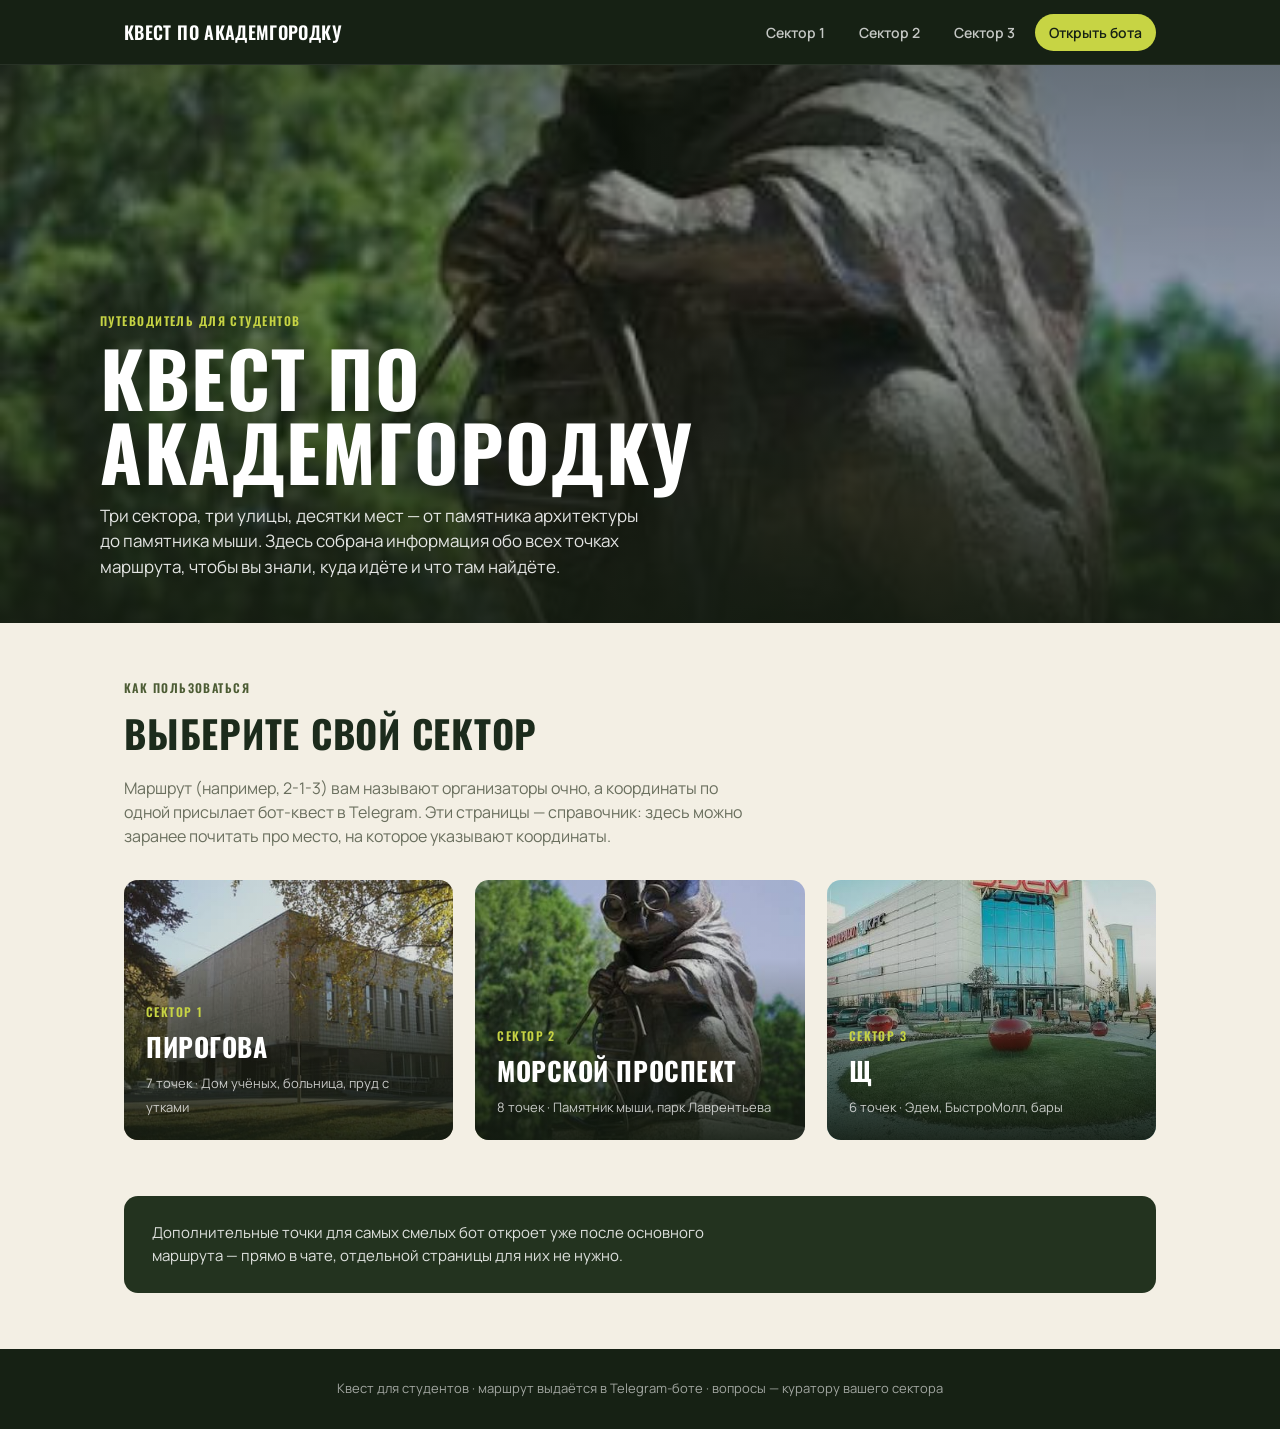
<file: akadem_tg/site/index.html>
<!doctype html>
<html lang="ru">
<head>
<meta charset="utf-8">
<meta name="viewport" content="width=device-width, initial-scale=1">
<title>Квест по Академгородку — путеводитель по секторам</title>
<link rel="stylesheet" href="style.css">
</head>
<body>

<nav class="nav">
  <div class="wrap">
    <a class="brand" href="index.html">Квест по Академгородку</a>
    <div class="nav-links">
      <a href="sector1.html">Сектор 1</a>
      <a href="sector2.html">Сектор 2</a>
      <a href="sector3.html">Сектор 3</a>
      <a class="nav-cta" href="#" onclick="return false;">Открыть бота</a>
    </div>
  </div>
</nav>

<header class="hero" style="background-image:url('../pics/sec2/mouse.jpg');">
  <div class="wrap hero-inner">
    <div class="eyebrow">Путеводитель для студентов</div>
    <h1>Квест по<br>Академгородку</h1>
    <p>Три сектора, три улицы, десятки мест — от памятника архитектуры до памятника мыши. Здесь собрана информация обо всех точках маршрута, чтобы вы знали, куда идёте и что там найдёте.</p>
  </div>
</header>

<section>
  <div class="wrap">
    <div class="section-head">
      <div class="eyebrow">Как пользоваться</div>
      <h2>Выберите свой сектор</h2>
      <p>Маршрут (например, 2-1-3) вам называют организаторы очно, а координаты по одной присылает бот-квест в Telegram. Эти страницы — справочник: здесь можно заранее почитать про место, на которое указывают координаты.</p>
    </div>

    <div class="sector-grid">
      <a class="sector-card" href="sector1.html" style="background-image:url('../pics/sec1/sh.jpg');">
        <div class="sector-card-inner">
          <div class="eyebrow">Сектор 1</div>
          <h3>Пирогова</h3>
          <span class="count">7 точек · Дом учёных, больница, пруд с утками</span>
        </div>
      </a>
      <a class="sector-card" href="sector2.html" style="background-image:url('../pics/sec2/mouse.jpg');">
        <div class="sector-card-inner">
          <div class="eyebrow">Сектор 2</div>
          <h3>Морской проспект</h3>
          <span class="count">8 точек · Памятник мыши, парк Лаврентьева</span>
        </div>
      </a>
      <a class="sector-card" href="sector3.html" style="background-image:url('../pics/sec3/edem.jpg');">
        <div class="sector-card-inner">
          <div class="eyebrow">Сектор 3</div>
          <h3>Щ</h3>
          <span class="count">6 точек · Эдем, БыстроМолл, бары</span>
        </div>
      </a>
    </div>
  </div>
</section>

<section style="padding-top:0;">
  <div class="wrap">
    <div class="callout">
      <p>Дополнительные точки для самых смелых бот откроет уже после основного маршрута — прямо в чате, отдельной страницы для них не нужно.</p>
    </div>
  </div>
</section>

<footer>
  Квест для студентов · маршрут выдаётся в Telegram-боте · вопросы — куратору вашего сектора
</footer>

</body>
</html>
</file>
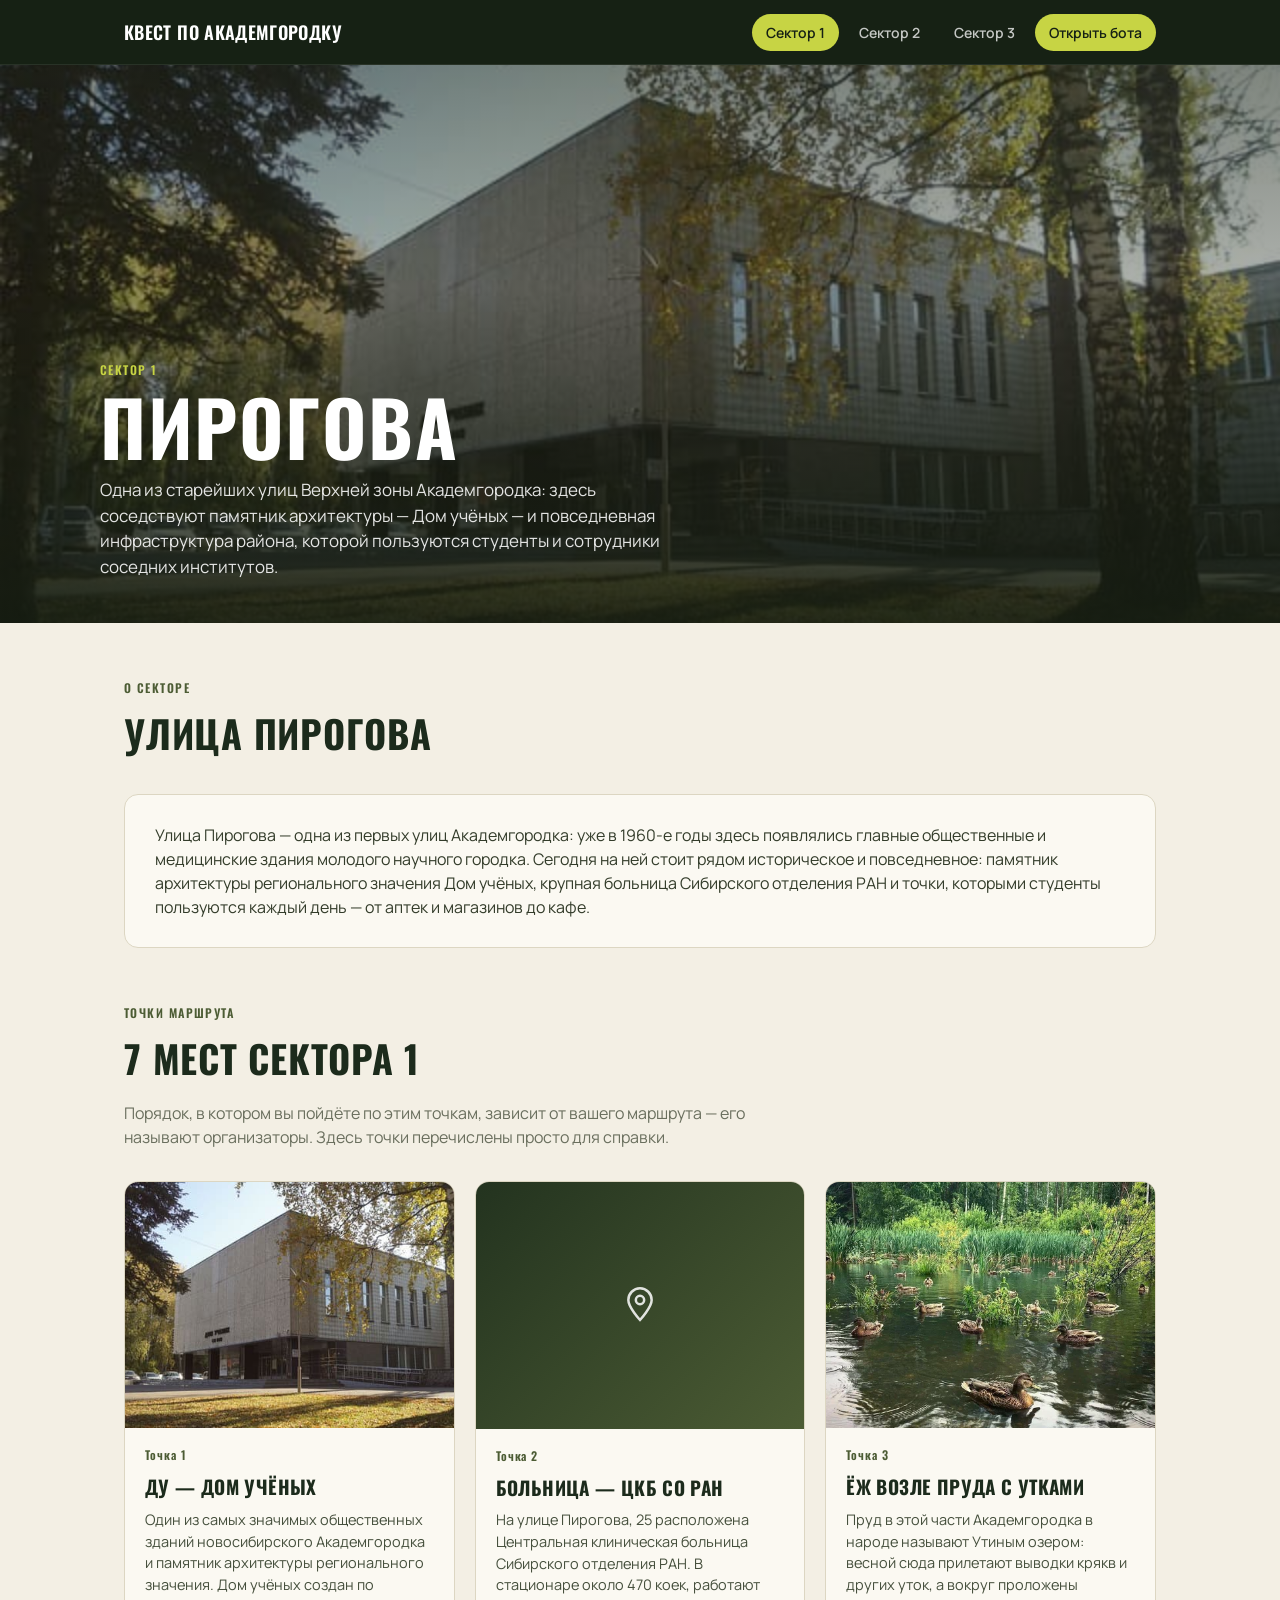
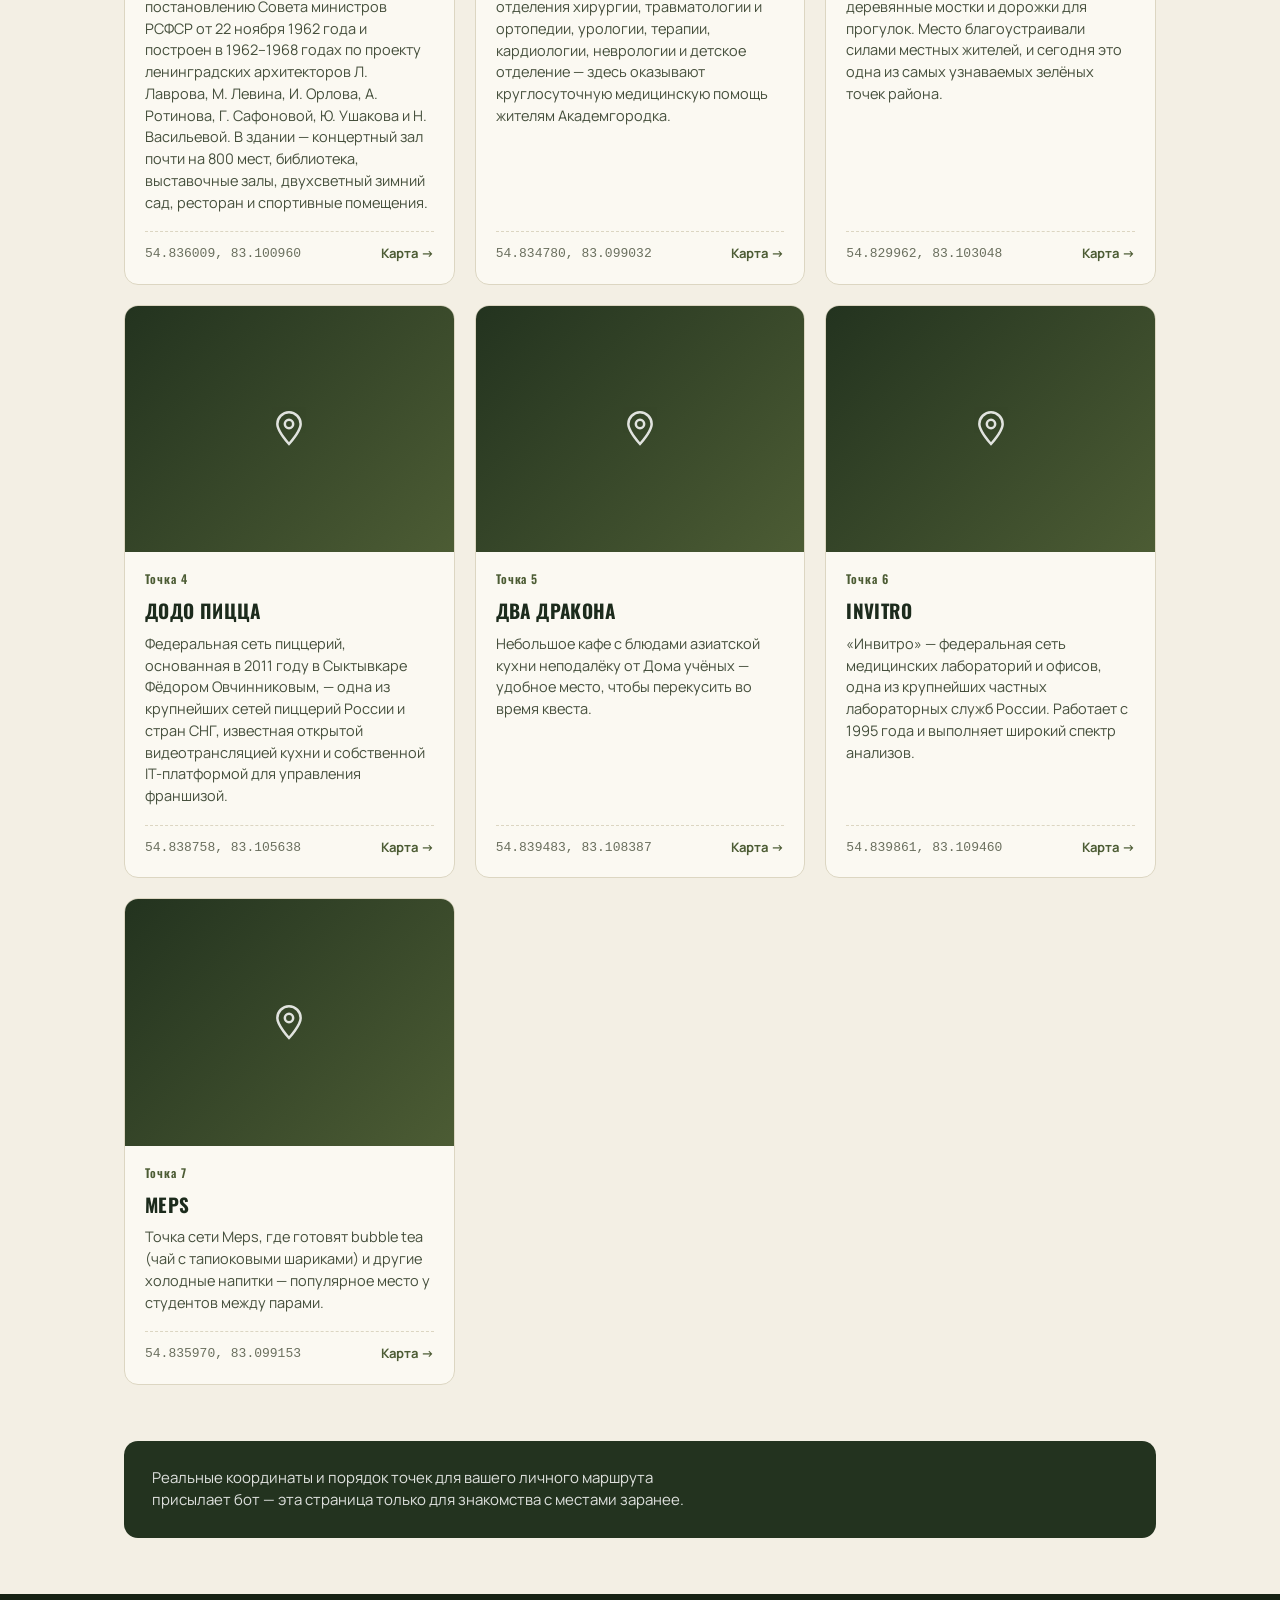
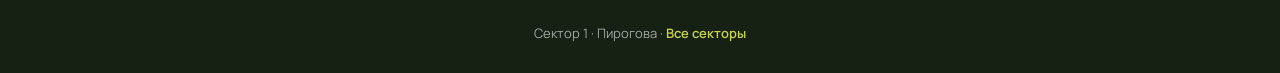
<file: akadem_tg/site/sector1.html>
<!doctype html>
<html lang="ru">
<head>
<meta charset="utf-8">
<meta name="viewport" content="width=device-width, initial-scale=1">
<title>Сектор 1 — Пирогова | Квест по Академгородку</title>
<link rel="stylesheet" href="style.css">
</head>
<body>

<nav class="nav">
  <div class="wrap">
    <a class="brand" href="index.html">Квест по Академгородку</a>
    <div class="nav-links">
      <a class="active" href="sector1.html">Сектор 1</a>
      <a href="sector2.html">Сектор 2</a>
      <a href="sector3.html">Сектор 3</a>
      <a class="nav-cta" href="#" onclick="return false;">Открыть бота</a>
    </div>
  </div>
</nav>

<header class="hero" style="background-image:url('../pics/sec1/sh.jpg');">
  <div class="wrap hero-inner">
    <div class="eyebrow">Сектор 1</div>
    <h1>Пирогова</h1>
    <p>Одна из старейших улиц Верхней зоны Академгородка: здесь соседствуют памятник архитектуры — Дом учёных — и повседневная инфраструктура района, которой пользуются студенты и сотрудники соседних институтов.</p>
  </div>
</header>

<section>
  <div class="wrap">
    <div class="section-head">
      <div class="eyebrow">О секторе</div>
      <h2>Улица Пирогова</h2>
    </div>
    <div class="about-card">
      Улица Пирогова — одна из первых улиц Академгородка: уже в 1960-е годы здесь появлялись главные общественные и медицинские здания молодого научного городка. Сегодня на ней стоит рядом историческое и повседневное: памятник архитектуры регионального значения Дом учёных, крупная больница Сибирского отделения РАН и точки, которыми студенты пользуются каждый день — от аптек и магазинов до кафе.
    </div>
  </div>
</section>

<section style="padding-top:0;">
  <div class="wrap">
    <div class="section-head">
      <div class="eyebrow">Точки маршрута</div>
      <h2>7 мест сектора 1</h2>
      <p>Порядок, в котором вы пойдёте по этим точкам, зависит от вашего маршрута — его называют организаторы. Здесь точки перечислены просто для справки.</p>
    </div>

    <div class="points">

      <div class="point-card">
        <img class="point-photo" src="../pics/sec1/sh.jpg" alt="Дом учёных">
        <div class="point-body">
          <div class="point-num">Точка 1</div>
          <h3 class="point-title">ДУ — Дом учёных</h3>
          <p class="point-desc">Один из самых значимых общественных зданий новосибирского Академгородка и памятник архитектуры регионального значения. Дом учёных создан по постановлению Совета министров РСФСР от 22 ноября 1962 года и построен в 1962–1968 годах по проекту ленинградских архитекторов Л. Лаврова, М. Левина, И. Орлова, А. Ротинова, Г. Сафоновой, Ю. Ушакова и Н. Васильевой. В здании — концертный зал почти на 800 мест, библиотека, выставочные залы, двухсветный зимний сад, ресторан и спортивные помещения.</p>
          <div class="point-foot">
            <span class="point-coords">54.836009, 83.100960</span>
            <a class="point-map" href="https://maps.google.com/?q=54.836009,83.100960" target="_blank" rel="noopener">Карта →</a>
          </div>
        </div>
      </div>

      <div class="point-card">
        <div class="point-photo-placeholder"><svg viewBox="0 0 24 24" fill="none" stroke="#fff" stroke-width="1.5"><path d="M12 21s-7-7.58-7-12a7 7 0 1 1 14 0c0 4.42-7 12-7 12Z"/><circle cx="12" cy="9" r="2.5"/></svg></div>
        <div class="point-body">
          <div class="point-num">Точка 2</div>
          <h3 class="point-title">Больница — ЦКБ СО РАН</h3>
          <p class="point-desc">На улице Пирогова, 25 расположена Центральная клиническая больница Сибирского отделения РАН. В стационаре около 470 коек, работают отделения хирургии, травматологии и ортопедии, урологии, терапии, кардиологии, неврологии и детское отделение — здесь оказывают круглосуточную медицинскую помощь жителям Академгородка.</p>
          <div class="point-foot">
            <span class="point-coords">54.834780, 83.099032</span>
            <a class="point-map" href="https://maps.google.com/?q=54.834780,83.099032" target="_blank" rel="noopener">Карта →</a>
          </div>
        </div>
      </div>

      <div class="point-card">
        <img class="point-photo" src="../pics/sec1/ducks.jpg" alt="Пруд с утками">
        <div class="point-body">
          <div class="point-num">Точка 3</div>
          <h3 class="point-title">Ёж возле пруда с утками</h3>
          <p class="point-desc">Пруд в этой части Академгородка в народе называют Утиным озером: весной сюда прилетают выводки крякв и других уток, а вокруг проложены деревянные мостки и дорожки для прогулок. Место благоустраивали силами местных жителей, и сегодня это одна из самых узнаваемых зелёных точек района.</p>
          <div class="point-foot">
            <span class="point-coords">54.829962, 83.103048</span>
            <a class="point-map" href="https://maps.google.com/?q=54.829962,83.103048" target="_blank" rel="noopener">Карта →</a>
          </div>
        </div>
      </div>

      <div class="point-card">
        <div class="point-photo-placeholder"><svg viewBox="0 0 24 24" fill="none" stroke="#fff" stroke-width="1.5"><path d="M12 21s-7-7.58-7-12a7 7 0 1 1 14 0c0 4.42-7 12-7 12Z"/><circle cx="12" cy="9" r="2.5"/></svg></div>
        <div class="point-body">
          <div class="point-num">Точка 4</div>
          <h3 class="point-title">Додо Пицца</h3>
          <p class="point-desc">Федеральная сеть пиццерий, основанная в 2011 году в Сыктывкаре Фёдором Овчинниковым, — одна из крупнейших сетей пиццерий России и стран СНГ, известная открытой видеотрансляцией кухни и собственной IT-платформой для управления франшизой.</p>
          <div class="point-foot">
            <span class="point-coords">54.838758, 83.105638</span>
            <a class="point-map" href="https://maps.google.com/?q=54.838758,83.105638" target="_blank" rel="noopener">Карта →</a>
          </div>
        </div>
      </div>

      <div class="point-card">
        <div class="point-photo-placeholder"><svg viewBox="0 0 24 24" fill="none" stroke="#fff" stroke-width="1.5"><path d="M12 21s-7-7.58-7-12a7 7 0 1 1 14 0c0 4.42-7 12-7 12Z"/><circle cx="12" cy="9" r="2.5"/></svg></div>
        <div class="point-body">
          <div class="point-num">Точка 5</div>
          <h3 class="point-title">Два дракона</h3>
          <p class="point-desc">Небольшое кафе с блюдами азиатской кухни неподалёку от Дома учёных — удобное место, чтобы перекусить во время квеста.</p>
          <div class="point-foot">
            <span class="point-coords">54.839483, 83.108387</span>
            <a class="point-map" href="https://maps.google.com/?q=54.839483,83.108387" target="_blank" rel="noopener">Карта →</a>
          </div>
        </div>
      </div>

      <div class="point-card">
        <div class="point-photo-placeholder"><svg viewBox="0 0 24 24" fill="none" stroke="#fff" stroke-width="1.5"><path d="M12 21s-7-7.58-7-12a7 7 0 1 1 14 0c0 4.42-7 12-7 12Z"/><circle cx="12" cy="9" r="2.5"/></svg></div>
        <div class="point-body">
          <div class="point-num">Точка 6</div>
          <h3 class="point-title">Invitro</h3>
          <p class="point-desc">«Инвитро» — федеральная сеть медицинских лабораторий и офисов, одна из крупнейших частных лабораторных служб России. Работает с 1995 года и выполняет широкий спектр анализов.</p>
          <div class="point-foot">
            <span class="point-coords">54.839861, 83.109460</span>
            <a class="point-map" href="https://maps.google.com/?q=54.839861,83.109460" target="_blank" rel="noopener">Карта →</a>
          </div>
        </div>
      </div>

      <div class="point-card">
        <div class="point-photo-placeholder"><svg viewBox="0 0 24 24" fill="none" stroke="#fff" stroke-width="1.5"><path d="M12 21s-7-7.58-7-12a7 7 0 1 1 14 0c0 4.42-7 12-7 12Z"/><circle cx="12" cy="9" r="2.5"/></svg></div>
        <div class="point-body">
          <div class="point-num">Точка 7</div>
          <h3 class="point-title">Meps</h3>
          <p class="point-desc">Точка сети Meps, где готовят bubble tea (чай с тапиоковыми шариками) и другие холодные напитки — популярное место у студентов между парами.</p>
          <div class="point-foot">
            <span class="point-coords">54.835970, 83.099153</span>
            <a class="point-map" href="https://maps.google.com/?q=54.835970,83.099153" target="_blank" rel="noopener">Карта →</a>
          </div>
        </div>
      </div>

    </div>
  </div>
</section>

<section style="padding-top:0;">
  <div class="wrap">
    <div class="callout">
      <p>Реальные координаты и порядок точек для вашего личного маршрута присылает бот — эта страница только для знакомства с местами заранее.</p>
    </div>
  </div>
</section>

<footer>
  Сектор 1 · Пирогова · <a href="index.html">Все секторы</a>
</footer>

</body>
</html>
</file>
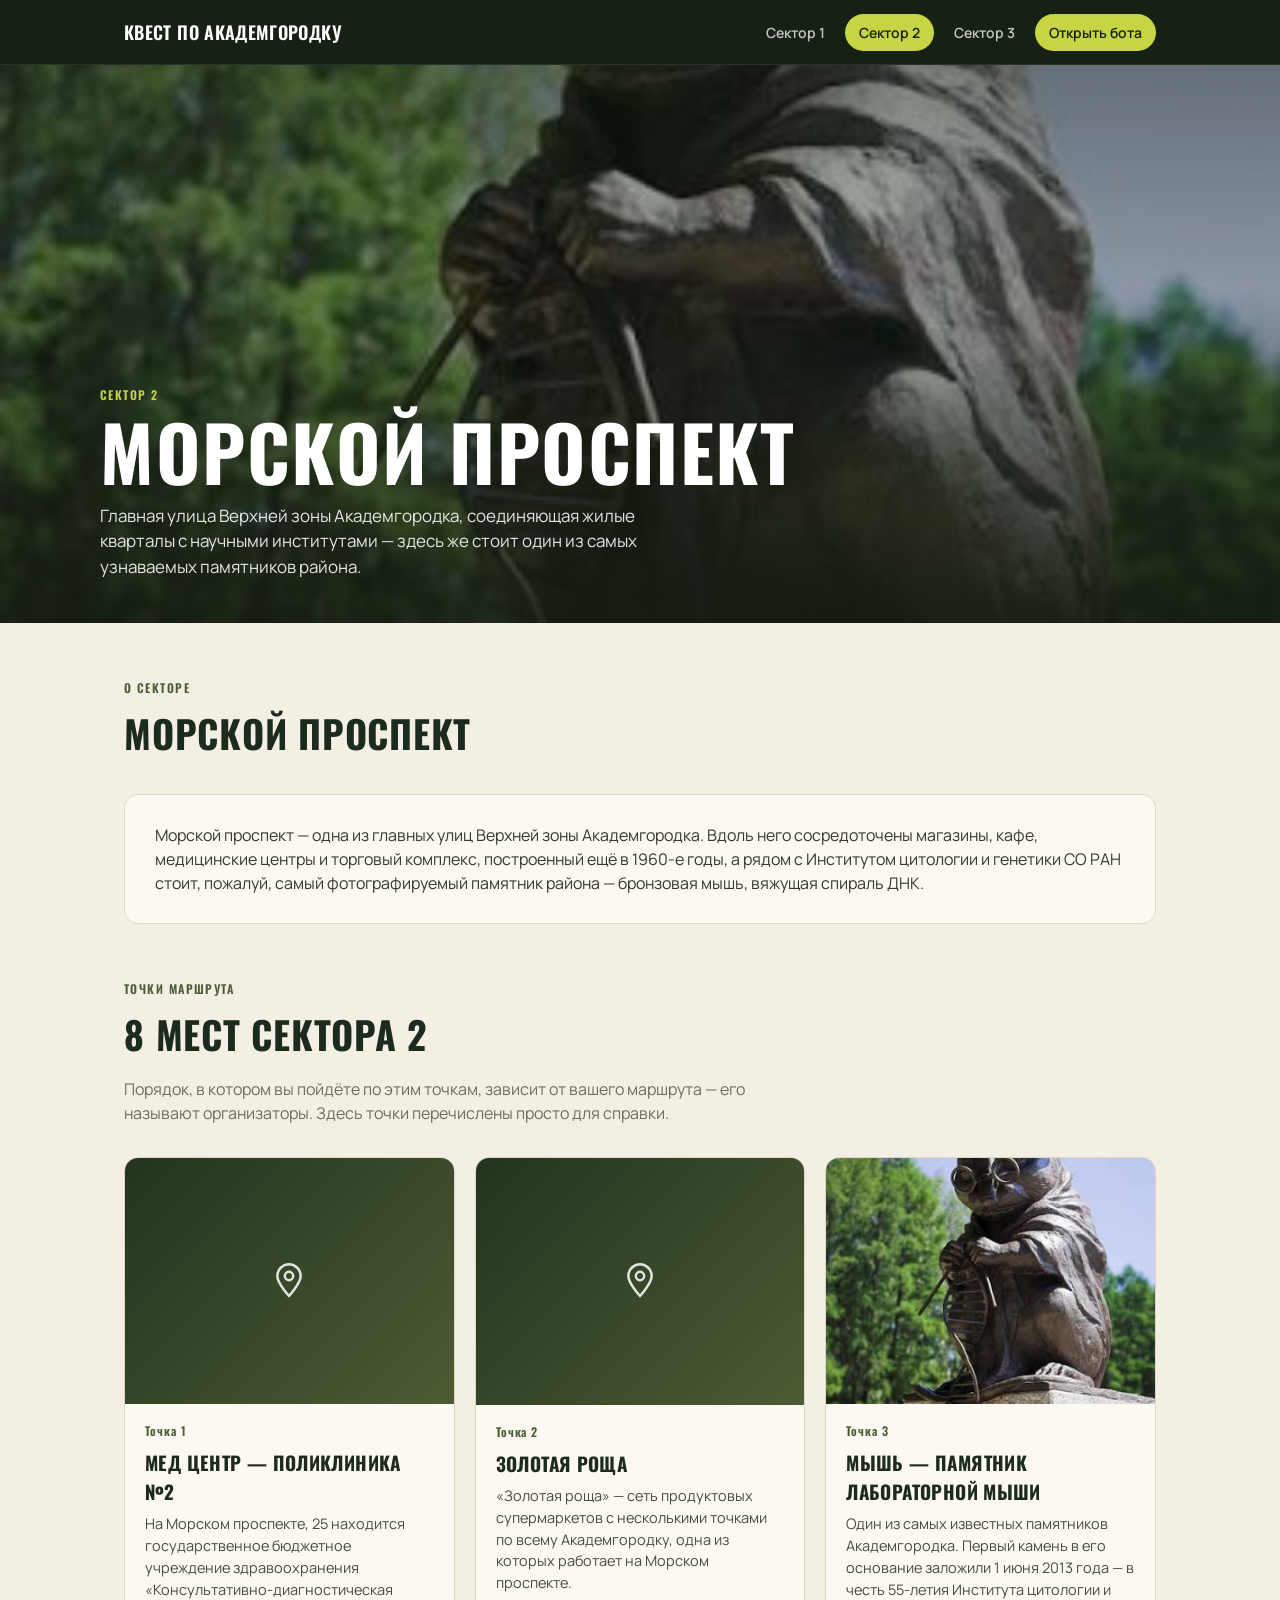
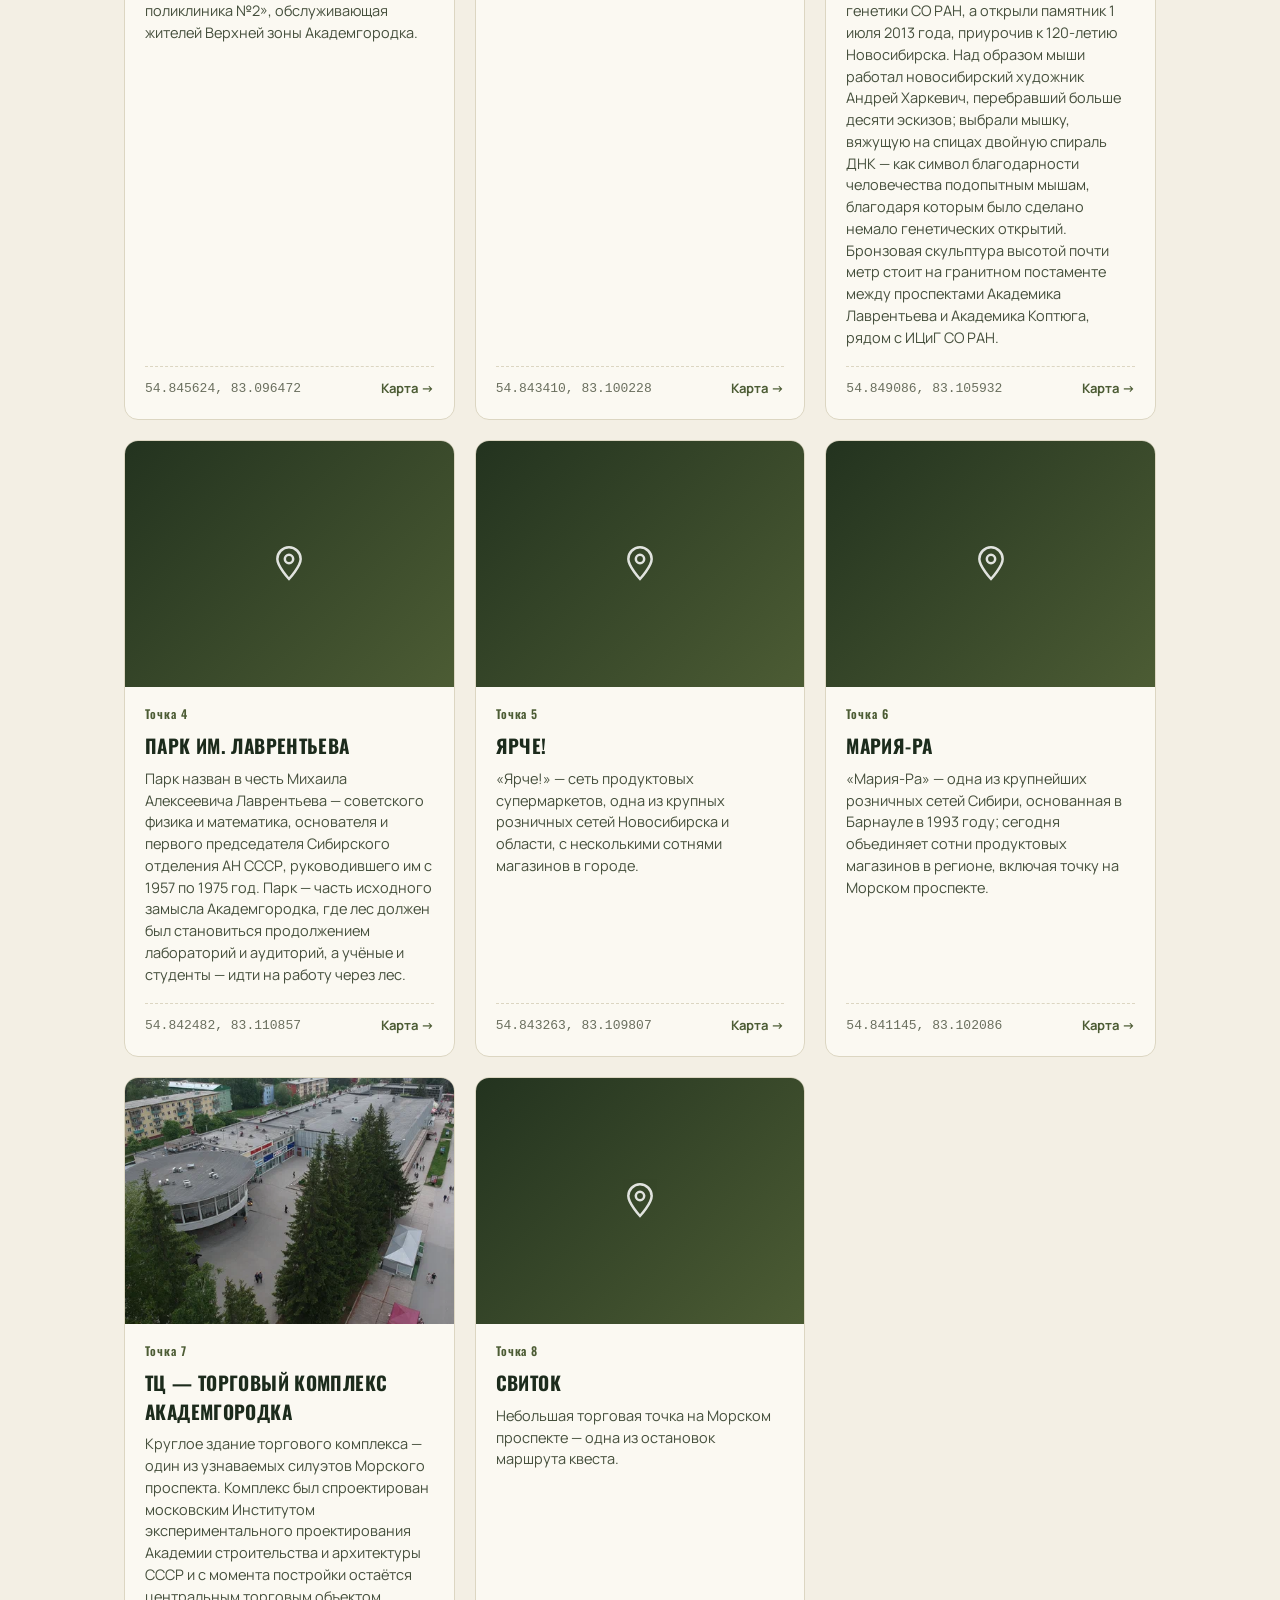
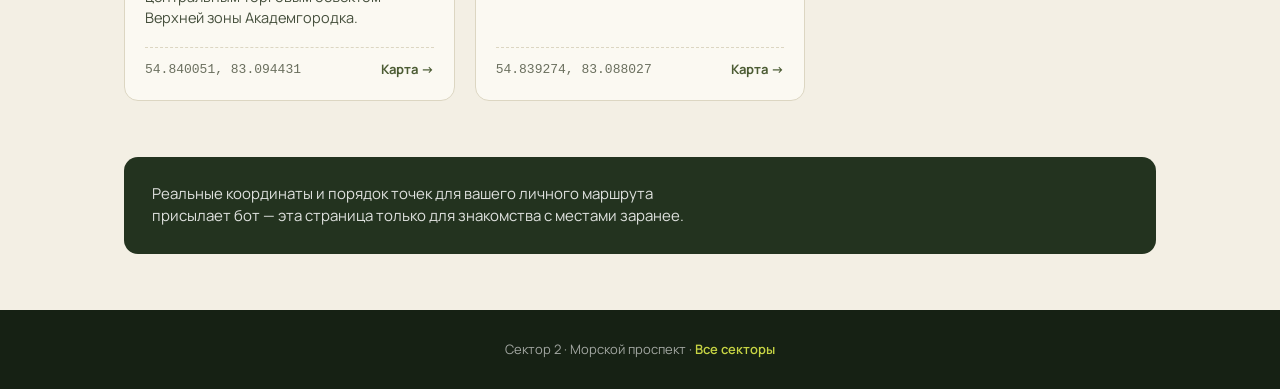
<file: akadem_tg/site/sector2.html>
<!doctype html>
<html lang="ru">
<head>
<meta charset="utf-8">
<meta name="viewport" content="width=device-width, initial-scale=1">
<title>Сектор 2 — Морской проспект | Квест по Академгородку</title>
<link rel="stylesheet" href="style.css">
</head>
<body>

<nav class="nav">
  <div class="wrap">
    <a class="brand" href="index.html">Квест по Академгородку</a>
    <div class="nav-links">
      <a href="sector1.html">Сектор 1</a>
      <a class="active" href="sector2.html">Сектор 2</a>
      <a href="sector3.html">Сектор 3</a>
      <a class="nav-cta" href="#" onclick="return false;">Открыть бота</a>
    </div>
  </div>
</nav>

<header class="hero" style="background-image:url('../pics/sec2/mouse.jpg');">
  <div class="wrap hero-inner">
    <div class="eyebrow">Сектор 2</div>
    <h1>Морской проспект</h1>
    <p>Главная улица Верхней зоны Академгородка, соединяющая жилые кварталы с научными институтами — здесь же стоит один из самых узнаваемых памятников района.</p>
  </div>
</header>

<section>
  <div class="wrap">
    <div class="section-head">
      <div class="eyebrow">О секторе</div>
      <h2>Морской проспект</h2>
    </div>
    <div class="about-card">
      Морской проспект — одна из главных улиц Верхней зоны Академгородка. Вдоль него сосредоточены магазины, кафе, медицинские центры и торговый комплекс, построенный ещё в 1960-е годы, а рядом с Институтом цитологии и генетики СО РАН стоит, пожалуй, самый фотографируемый памятник района — бронзовая мышь, вяжущая спираль ДНК.
    </div>
  </div>
</section>

<section style="padding-top:0;">
  <div class="wrap">
    <div class="section-head">
      <div class="eyebrow">Точки маршрута</div>
      <h2>8 мест сектора 2</h2>
      <p>Порядок, в котором вы пойдёте по этим точкам, зависит от вашего маршрута — его называют организаторы. Здесь точки перечислены просто для справки.</p>
    </div>

    <div class="points">

      <div class="point-card">
        <div class="point-photo-placeholder"><svg viewBox="0 0 24 24" fill="none" stroke="#fff" stroke-width="1.5"><path d="M12 21s-7-7.58-7-12a7 7 0 1 1 14 0c0 4.42-7 12-7 12Z"/><circle cx="12" cy="9" r="2.5"/></svg></div>
        <div class="point-body">
          <div class="point-num">Точка 1</div>
          <h3 class="point-title">Мед центр — Поликлиника №2</h3>
          <p class="point-desc">На Морском проспекте, 25 находится государственное бюджетное учреждение здравоохранения «Консультативно-диагностическая поликлиника №2», обслуживающая жителей Верхней зоны Академгородка.</p>
          <div class="point-foot">
            <span class="point-coords">54.845624, 83.096472</span>
            <a class="point-map" href="https://maps.google.com/?q=54.845624,83.096472" target="_blank" rel="noopener">Карта →</a>
          </div>
        </div>
      </div>

      <div class="point-card">
        <div class="point-photo-placeholder"><svg viewBox="0 0 24 24" fill="none" stroke="#fff" stroke-width="1.5"><path d="M12 21s-7-7.58-7-12a7 7 0 1 1 14 0c0 4.42-7 12-7 12Z"/><circle cx="12" cy="9" r="2.5"/></svg></div>
        <div class="point-body">
          <div class="point-num">Точка 2</div>
          <h3 class="point-title">Золотая роща</h3>
          <p class="point-desc">«Золотая роща» — сеть продуктовых супермаркетов с несколькими точками по всему Академгородку, одна из которых работает на Морском проспекте.</p>
          <div class="point-foot">
            <span class="point-coords">54.843410, 83.100228</span>
            <a class="point-map" href="https://maps.google.com/?q=54.843410,83.100228" target="_blank" rel="noopener">Карта →</a>
          </div>
        </div>
      </div>

      <div class="point-card">
        <img class="point-photo" src="../pics/sec2/mouse.jpg" alt="Памятник лабораторной мыши">
        <div class="point-body">
          <div class="point-num">Точка 3</div>
          <h3 class="point-title">Мышь — памятник лабораторной мыши</h3>
          <p class="point-desc">Один из самых известных памятников Академгородка. Первый камень в его основание заложили 1 июня 2013 года — в честь 55-летия Института цитологии и генетики СО РАН, а открыли памятник 1 июля 2013 года, приурочив к 120-летию Новосибирска. Над образом мыши работал новосибирский художник Андрей Харкевич, перебравший больше десяти эскизов; выбрали мышку, вяжущую на спицах двойную спираль ДНК — как символ благодарности человечества подопытным мышам, благодаря которым было сделано немало генетических открытий. Бронзовая скульптура высотой почти метр стоит на гранитном постаменте между проспектами Академика Лаврентьева и Академика Коптюга, рядом с ИЦиГ СО РАН.</p>
          <div class="point-foot">
            <span class="point-coords">54.849086, 83.105932</span>
            <a class="point-map" href="https://maps.google.com/?q=54.849086,83.105932" target="_blank" rel="noopener">Карта →</a>
          </div>
        </div>
      </div>

      <div class="point-card">
        <div class="point-photo-placeholder"><svg viewBox="0 0 24 24" fill="none" stroke="#fff" stroke-width="1.5"><path d="M12 21s-7-7.58-7-12a7 7 0 1 1 14 0c0 4.42-7 12-7 12Z"/><circle cx="12" cy="9" r="2.5"/></svg></div>
        <div class="point-body">
          <div class="point-num">Точка 4</div>
          <h3 class="point-title">Парк им. Лаврентьева</h3>
          <p class="point-desc">Парк назван в честь Михаила Алексеевича Лаврентьева — советского физика и математика, основателя и первого председателя Сибирского отделения АН СССР, руководившего им с 1957 по 1975 год. Парк — часть исходного замысла Академгородка, где лес должен был становиться продолжением лабораторий и аудиторий, а учёные и студенты — идти на работу через лес.</p>
          <div class="point-foot">
            <span class="point-coords">54.842482, 83.110857</span>
            <a class="point-map" href="https://maps.google.com/?q=54.842482,83.110857" target="_blank" rel="noopener">Карта →</a>
          </div>
        </div>
      </div>

      <div class="point-card">
        <div class="point-photo-placeholder"><svg viewBox="0 0 24 24" fill="none" stroke="#fff" stroke-width="1.5"><path d="M12 21s-7-7.58-7-12a7 7 0 1 1 14 0c0 4.42-7 12-7 12Z"/><circle cx="12" cy="9" r="2.5"/></svg></div>
        <div class="point-body">
          <div class="point-num">Точка 5</div>
          <h3 class="point-title">Ярче!</h3>
          <p class="point-desc">«Ярче!» — сеть продуктовых супермаркетов, одна из крупных розничных сетей Новосибирска и области, с несколькими сотнями магазинов в городе.</p>
          <div class="point-foot">
            <span class="point-coords">54.843263, 83.109807</span>
            <a class="point-map" href="https://maps.google.com/?q=54.843263,83.109807" target="_blank" rel="noopener">Карта →</a>
          </div>
        </div>
      </div>

      <div class="point-card">
        <div class="point-photo-placeholder"><svg viewBox="0 0 24 24" fill="none" stroke="#fff" stroke-width="1.5"><path d="M12 21s-7-7.58-7-12a7 7 0 1 1 14 0c0 4.42-7 12-7 12Z"/><circle cx="12" cy="9" r="2.5"/></svg></div>
        <div class="point-body">
          <div class="point-num">Точка 6</div>
          <h3 class="point-title">Мария-Ра</h3>
          <p class="point-desc">«Мария-Ра» — одна из крупнейших розничных сетей Сибири, основанная в Барнауле в 1993 году; сегодня объединяет сотни продуктовых магазинов в регионе, включая точку на Морском проспекте.</p>
          <div class="point-foot">
            <span class="point-coords">54.841145, 83.102086</span>
            <a class="point-map" href="https://maps.google.com/?q=54.841145,83.102086" target="_blank" rel="noopener">Карта →</a>
          </div>
        </div>
      </div>

      <div class="point-card">
        <img class="point-photo" src="../pics/sec2/mall.jpg" alt="Торговый комплекс Академгородка">
        <div class="point-body">
          <div class="point-num">Точка 7</div>
          <h3 class="point-title">ТЦ — Торговый комплекс Академгородка</h3>
          <p class="point-desc">Круглое здание торгового комплекса — один из узнаваемых силуэтов Морского проспекта. Комплекс был спроектирован московским Институтом экспериментального проектирования Академии строительства и архитектуры СССР и с момента постройки остаётся центральным торговым объектом Верхней зоны Академгородка.</p>
          <div class="point-foot">
            <span class="point-coords">54.840051, 83.094431</span>
            <a class="point-map" href="https://maps.google.com/?q=54.840051,83.094431" target="_blank" rel="noopener">Карта →</a>
          </div>
        </div>
      </div>

      <div class="point-card">
        <div class="point-photo-placeholder"><svg viewBox="0 0 24 24" fill="none" stroke="#fff" stroke-width="1.5"><path d="M12 21s-7-7.58-7-12a7 7 0 1 1 14 0c0 4.42-7 12-7 12Z"/><circle cx="12" cy="9" r="2.5"/></svg></div>
        <div class="point-body">
          <div class="point-num">Точка 8</div>
          <h3 class="point-title">Свиток</h3>
          <p class="point-desc">Небольшая торговая точка на Морском проспекте — одна из остановок маршрута квеста.</p>
          <div class="point-foot">
            <span class="point-coords">54.839274, 83.088027</span>
            <a class="point-map" href="https://maps.google.com/?q=54.839274,83.088027" target="_blank" rel="noopener">Карта →</a>
          </div>
        </div>
      </div>

    </div>
  </div>
</section>

<section style="padding-top:0;">
  <div class="wrap">
    <div class="callout">
      <p>Реальные координаты и порядок точек для вашего личного маршрута присылает бот — эта страница только для знакомства с местами заранее.</p>
    </div>
  </div>
</section>

<footer>
  Сектор 2 · Морской проспект · <a href="index.html">Все секторы</a>
</footer>

</body>
</html>
</file>
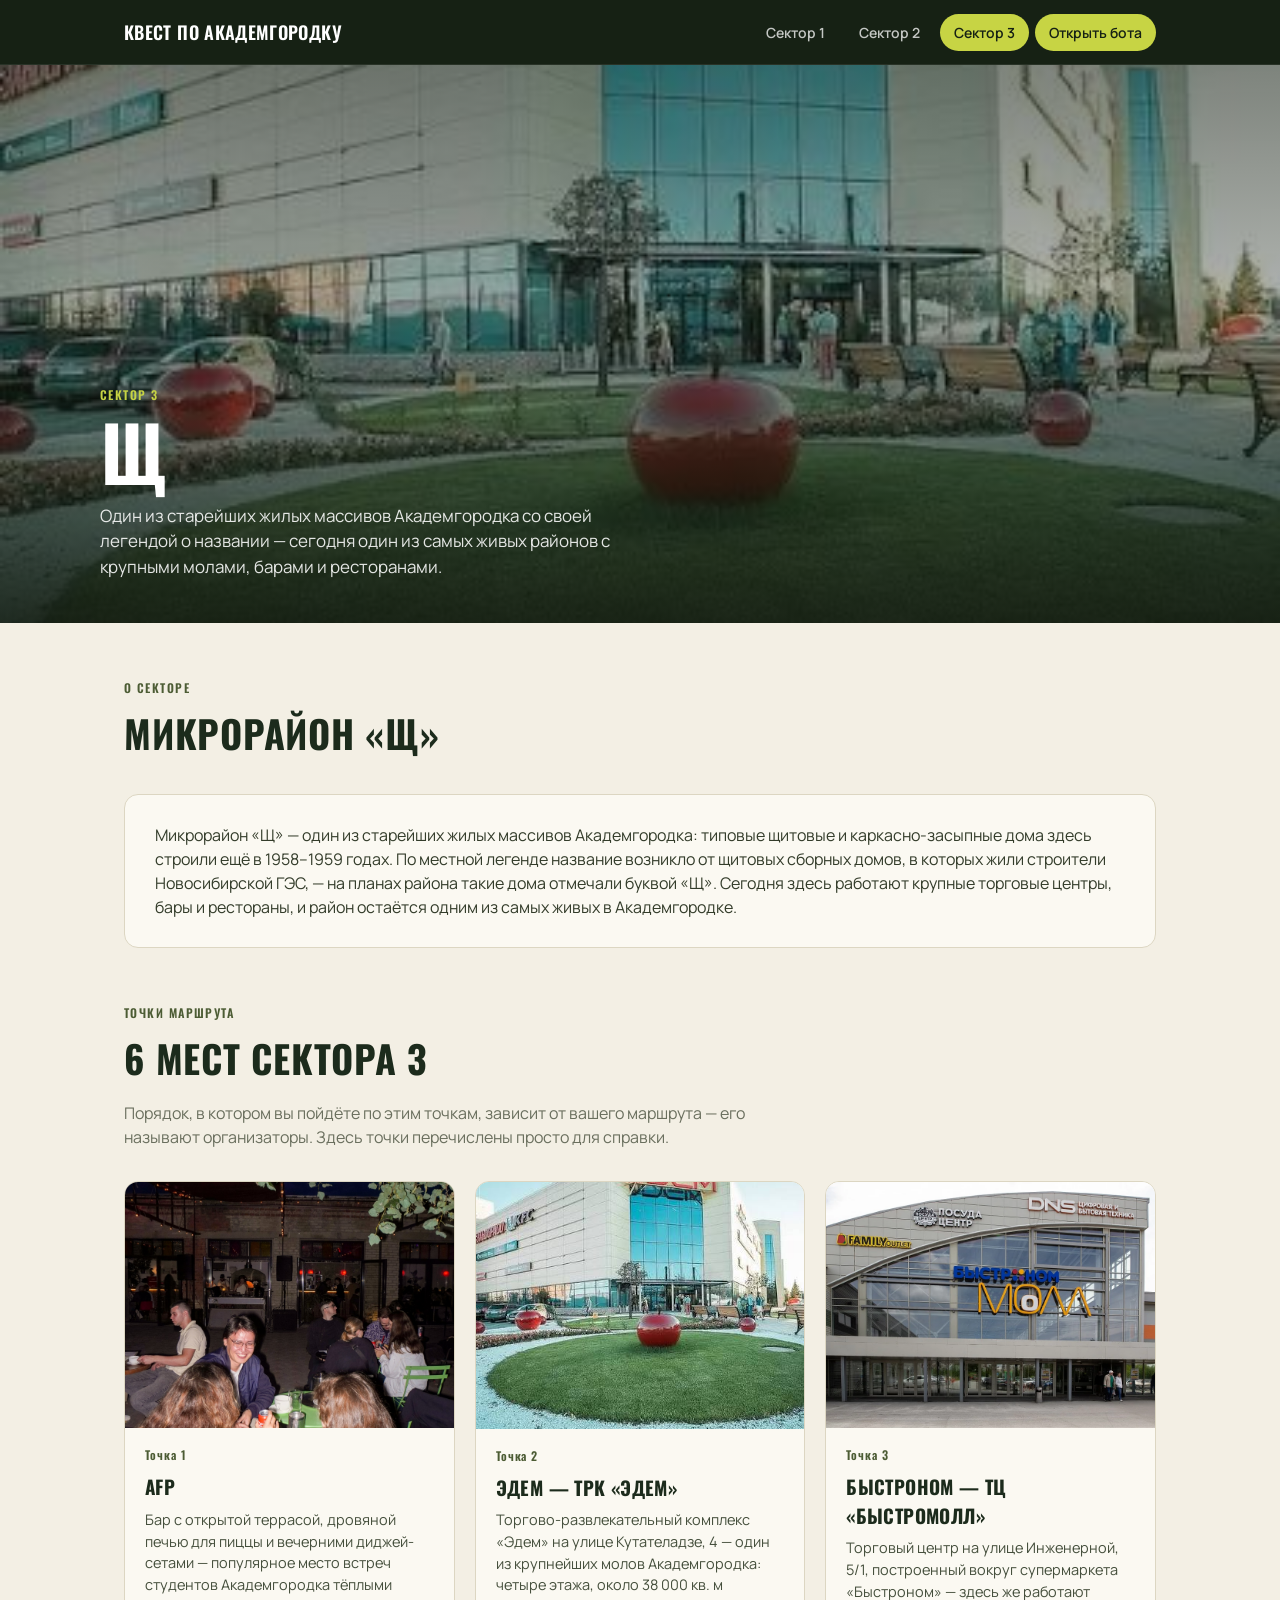
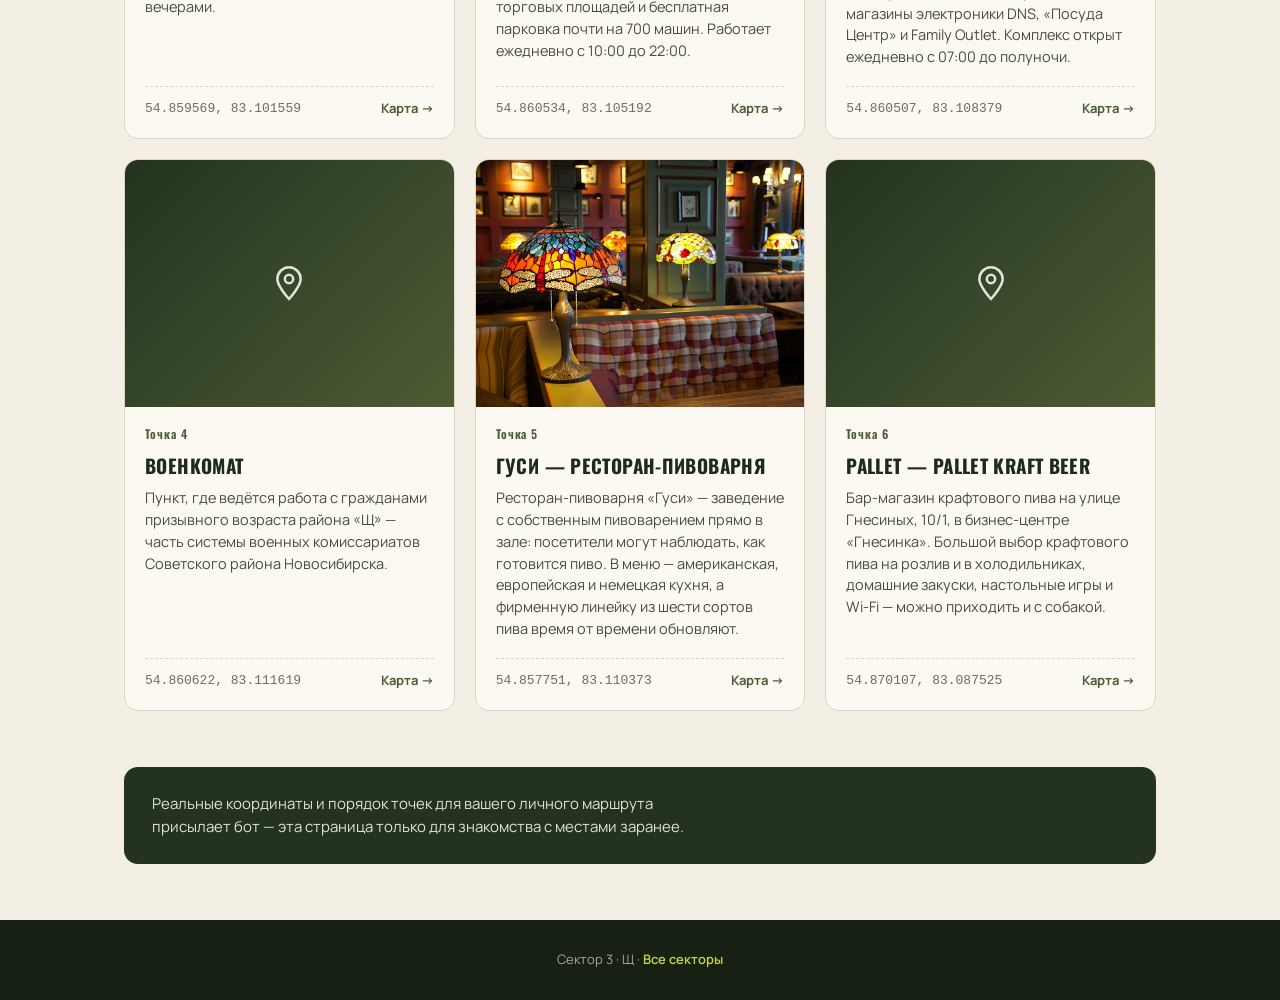
<file: akadem_tg/site/sector3.html>
<!doctype html>
<html lang="ru">
<head>
<meta charset="utf-8">
<meta name="viewport" content="width=device-width, initial-scale=1">
<title>Сектор 3 — Щ | Квест по Академгородку</title>
<link rel="stylesheet" href="style.css">
</head>
<body>

<nav class="nav">
  <div class="wrap">
    <a class="brand" href="index.html">Квест по Академгородку</a>
    <div class="nav-links">
      <a href="sector1.html">Сектор 1</a>
      <a href="sector2.html">Сектор 2</a>
      <a class="active" href="sector3.html">Сектор 3</a>
      <a class="nav-cta" href="#" onclick="return false;">Открыть бота</a>
    </div>
  </div>
</nav>

<header class="hero" style="background-image:url('../pics/sec3/edem.jpg');">
  <div class="wrap hero-inner">
    <div class="eyebrow">Сектор 3</div>
    <h1>Щ</h1>
    <p>Один из старейших жилых массивов Академгородка со своей легендой о названии — сегодня один из самых живых районов с крупными молами, барами и ресторанами.</p>
  </div>
</header>

<section>
  <div class="wrap">
    <div class="section-head">
      <div class="eyebrow">О секторе</div>
      <h2>Микрорайон «Щ»</h2>
    </div>
    <div class="about-card">
      Микрорайон «Щ» — один из старейших жилых массивов Академгородка: типовые щитовые и каркасно-засыпные дома здесь строили ещё в 1958–1959 годах. По местной легенде название возникло от щитовых сборных домов, в которых жили строители Новосибирской ГЭС, — на планах района такие дома отмечали буквой «Щ». Сегодня здесь работают крупные торговые центры, бары и рестораны, и район остаётся одним из самых живых в Академгородке.
    </div>
  </div>
</section>

<section style="padding-top:0;">
  <div class="wrap">
    <div class="section-head">
      <div class="eyebrow">Точки маршрута</div>
      <h2>6 мест сектора 3</h2>
      <p>Порядок, в котором вы пойдёте по этим точкам, зависит от вашего маршрута — его называют организаторы. Здесь точки перечислены просто для справки.</p>
    </div>

    <div class="points">

      <div class="point-card">
        <img class="point-photo" src="../pics/sec3/AFP.jpg" alt="AFP">
        <div class="point-body">
          <div class="point-num">Точка 1</div>
          <h3 class="point-title">AFP</h3>
          <p class="point-desc">Бар с открытой террасой, дровяной печью для пиццы и вечерними диджей-сетами — популярное место встреч студентов Академгородка тёплыми вечерами.</p>
          <div class="point-foot">
            <span class="point-coords">54.859569, 83.101559</span>
            <a class="point-map" href="https://maps.google.com/?q=54.859569,83.101559" target="_blank" rel="noopener">Карта →</a>
          </div>
        </div>
      </div>

      <div class="point-card">
        <img class="point-photo" src="../pics/sec3/edem.jpg" alt="ТРК Эдем">
        <div class="point-body">
          <div class="point-num">Точка 2</div>
          <h3 class="point-title">Эдем — ТРК «Эдем»</h3>
          <p class="point-desc">Торгово-развлекательный комплекс «Эдем» на улице Кутателадзе, 4 — один из крупнейших молов Академгородка: четыре этажа, около 38 000 кв. м торговых площадей и бесплатная парковка почти на 700 машин. Работает ежедневно с 10:00 до 22:00.</p>
          <div class="point-foot">
            <span class="point-coords">54.860534, 83.105192</span>
            <a class="point-map" href="https://maps.google.com/?q=54.860534,83.105192" target="_blank" rel="noopener">Карта →</a>
          </div>
        </div>
      </div>

      <div class="point-card">
        <img class="point-photo" src="../pics/sec3/bystronom.jpg" alt="ТЦ БыстроМолл">
        <div class="point-body">
          <div class="point-num">Точка 3</div>
          <h3 class="point-title">Быстроном — ТЦ «БыстроМолл»</h3>
          <p class="point-desc">Торговый центр на улице Инженерной, 5/1, построенный вокруг супермаркета «Быстроном» — здесь же работают магазины электроники DNS, «Посуда Центр» и Family Outlet. Комплекс открыт ежедневно с 07:00 до полуночи.</p>
          <div class="point-foot">
            <span class="point-coords">54.860507, 83.108379</span>
            <a class="point-map" href="https://maps.google.com/?q=54.860507,83.108379" target="_blank" rel="noopener">Карта →</a>
          </div>
        </div>
      </div>

      <div class="point-card">
        <div class="point-photo-placeholder"><svg viewBox="0 0 24 24" fill="none" stroke="#fff" stroke-width="1.5"><path d="M12 21s-7-7.58-7-12a7 7 0 1 1 14 0c0 4.42-7 12-7 12Z"/><circle cx="12" cy="9" r="2.5"/></svg></div>
        <div class="point-body">
          <div class="point-num">Точка 4</div>
          <h3 class="point-title">Военкомат</h3>
          <p class="point-desc">Пункт, где ведётся работа с гражданами призывного возраста района «Щ» — часть системы военных комиссариатов Советского района Новосибирска.</p>
          <div class="point-foot">
            <span class="point-coords">54.860622, 83.111619</span>
            <a class="point-map" href="https://maps.google.com/?q=54.860622,83.111619" target="_blank" rel="noopener">Карта →</a>
          </div>
        </div>
      </div>

      <div class="point-card">
        <img class="point-photo" src="../pics/sec3/gusi.jpg" alt="Ресторан-пивоварня Гуси">
        <div class="point-body">
          <div class="point-num">Точка 5</div>
          <h3 class="point-title">Гуси — ресторан-пивоварня</h3>
          <p class="point-desc">Ресторан-пивоварня «Гуси» — заведение с собственным пивоварением прямо в зале: посетители могут наблюдать, как готовится пиво. В меню — американская, европейская и немецкая кухня, а фирменную линейку из шести сортов пива время от времени обновляют.</p>
          <div class="point-foot">
            <span class="point-coords">54.857751, 83.110373</span>
            <a class="point-map" href="https://maps.google.com/?q=54.857751,83.110373" target="_blank" rel="noopener">Карта →</a>
          </div>
        </div>
      </div>

      <div class="point-card">
        <div class="point-photo-placeholder"><svg viewBox="0 0 24 24" fill="none" stroke="#fff" stroke-width="1.5"><path d="M12 21s-7-7.58-7-12a7 7 0 1 1 14 0c0 4.42-7 12-7 12Z"/><circle cx="12" cy="9" r="2.5"/></svg></div>
        <div class="point-body">
          <div class="point-num">Точка 6</div>
          <h3 class="point-title">Pallet — Pallet Kraft Beer</h3>
          <p class="point-desc">Бар-магазин крафтового пива на улице Гнесиных, 10/1, в бизнес-центре «Гнесинка». Большой выбор крафтового пива на розлив и в холодильниках, домашние закуски, настольные игры и Wi-Fi — можно приходить и с собакой.</p>
          <div class="point-foot">
            <span class="point-coords">54.870107, 83.087525</span>
            <a class="point-map" href="https://maps.google.com/?q=54.870107,83.087525" target="_blank" rel="noopener">Карта →</a>
          </div>
        </div>
      </div>

    </div>
  </div>
</section>

<section style="padding-top:0;">
  <div class="wrap">
    <div class="callout">
      <p>Реальные координаты и порядок точек для вашего личного маршрута присылает бот — эта страница только для знакомства с местами заранее.</p>
    </div>
  </div>
</section>

<footer>
  Сектор 3 · Щ · <a href="index.html">Все секторы</a>
</footer>

</body>
</html>
</file>
<file: akadem_tg/site/style.css>
@import url('https://fonts.googleapis.com/css2?family=Oswald:wght@500;600;700&family=Manrope:wght@400;500;600;700&display=swap');

:root {
    --ink: #1c2b1c;
    --forest: #23331f;
    --forest-dark: #162114;
    --olive: #4c5c34;
    --lime: #c7d444;
    --paper: #f3efe4;
    --paper-card: #fbf9f2;
    --line: #dcd6c2;
    --muted: #6a6f5e;
    --radius: 14px;
}

* { box-sizing: border-box; }

html, body {
    margin: 0;
    padding: 0;
    background: var(--paper);
    color: var(--ink);
    font-family: 'Manrope', -apple-system, Segoe UI, Arial, sans-serif;
    line-height: 1.5;
    overflow-x: hidden;
}

h1, h2, h3, .eyebrow, .brand, .stage-title {
    font-family: 'Oswald', 'Arial Narrow', sans-serif;
    text-transform: uppercase;
    letter-spacing: 0.02em;
}

a { color: inherit; }

img { max-width: 100%; display: block; }

.wrap {
    max-width: 1080px;
    margin: 0 auto;
    padding: 0 24px;
}

/* --- nav --- */

.nav {
    position: sticky;
    top: 0;
    z-index: 20;
    background: var(--forest-dark);
    color: #fff;
    border-bottom: 1px solid rgba(255,255,255,0.08);
}

.nav .wrap {
    display: flex;
    align-items: center;
    justify-content: space-between;
    height: 64px;
}

.brand {
    font-size: 18px;
    font-weight: 600;
    color: #fff;
    text-decoration: none;
    white-space: nowrap;
}

.nav-links {
    display: flex;
    align-items: center;
    gap: 6px;
    flex-wrap: wrap;
}

.nav-links a {
    text-decoration: none;
    color: rgba(255,255,255,0.75);
    font-size: 14px;
    font-weight: 600;
    padding: 8px 14px;
    border-radius: 999px;
    transition: background 0.15s, color 0.15s;
}

.nav-links a:hover { color: #fff; background: rgba(255,255,255,0.08); }
.nav-links a.active { color: var(--forest-dark); background: var(--lime); }

.nav-cta {
    background: var(--lime) !important;
    color: var(--forest-dark) !important;
}

/* --- hero --- */

.hero {
    position: relative;
    min-height: 62vh;
    display: flex;
    align-items: flex-end;
    background-size: cover;
    background-position: center;
    color: #fff;
}

.hero::before {
    content: "";
    position: absolute;
    inset: 0;
    background:
        linear-gradient(180deg, rgba(22,33,20,0.55) 0%, rgba(22,33,20,0.35) 40%, rgba(20,28,17,0.92) 100%);
}

.hero-inner {
    position: relative;
    z-index: 1;
    padding: 48px 0 44px;
    width: 100%;
}

.hero .eyebrow { color: var(--lime); }

.hero h1 {
    font-size: clamp(40px, 8vw, 76px);
    line-height: 0.98;
    margin: 10px 0 14px;
    font-weight: 700;
}

.hero p {
    max-width: 560px;
    font-size: 17px;
    color: rgba(255,255,255,0.88);
    margin: 0;
}

/* --- eyebrow / section headings --- */

.eyebrow {
    font-size: 12px;
    font-weight: 600;
    letter-spacing: 0.12em;
    color: var(--olive);
}

section { padding: 56px 0; }

.section-head {
    max-width: 640px;
    margin-bottom: 32px;
}

.section-head h2 {
    font-size: clamp(26px, 4vw, 38px);
    margin: 8px 0 14px;
    color: var(--ink);
}

.section-head p {
    color: var(--muted);
    font-size: 16px;
    margin: 0;
}

.about-card {
    background: var(--paper-card);
    border: 1px solid var(--line);
    border-radius: var(--radius);
    padding: 28px 30px;
    font-size: 16px;
    color: #333c2a;
}

/* --- points grid --- */

.points {
    display: grid;
    grid-template-columns: repeat(auto-fit, minmax(260px, 1fr));
    gap: 20px;
}

.point-card {
    background: var(--paper-card);
    border: 1px solid var(--line);
    border-radius: var(--radius);
    overflow: hidden;
    display: flex;
    flex-direction: column;
}

.point-photo {
    aspect-ratio: 4 / 3;
    width: 100%;
    object-fit: cover;
    background: var(--olive);
}

.point-photo-placeholder {
    aspect-ratio: 4 / 3;
    width: 100%;
    display: flex;
    align-items: center;
    justify-content: center;
    background: linear-gradient(135deg, var(--forest), var(--olive));
}

.point-photo-placeholder svg { width: 40px; height: 40px; opacity: 0.85; }

.point-body {
    padding: 18px 20px 20px;
    display: flex;
    flex-direction: column;
    gap: 8px;
    flex: 1;
}

.point-num {
    font-family: 'Oswald', sans-serif;
    font-size: 12px;
    font-weight: 600;
    color: var(--olive);
    letter-spacing: 0.08em;
}

.point-title {
    font-size: 19px;
    font-weight: 700;
    margin: 0;
    color: var(--ink);
}

.point-desc {
    font-size: 14.5px;
    color: #454f3c;
    margin: 0;
    flex: 1;
}

.point-foot {
    display: flex;
    align-items: center;
    justify-content: space-between;
    margin-top: 10px;
    padding-top: 12px;
    border-top: 1px dashed var(--line);
    font-size: 13px;
}

.point-coords {
    font-family: 'SFMono-Regular', Consolas, monospace;
    color: var(--muted);
}

.point-map {
    text-decoration: none;
    font-weight: 700;
    color: var(--olive);
    white-space: nowrap;
}

.point-map:hover { color: var(--forest); }

/* --- note / callout --- */

.callout {
    background: var(--forest);
    color: #fff;
    border-radius: var(--radius);
    padding: 26px 28px;
    display: flex;
    align-items: center;
    justify-content: space-between;
    gap: 20px;
    flex-wrap: wrap;
}

.callout p { margin: 0; color: rgba(255,255,255,0.85); font-size: 15px; max-width: 560px; }

.btn {
    display: inline-block;
    background: var(--lime);
    color: var(--forest-dark);
    font-weight: 700;
    text-decoration: none;
    padding: 12px 24px;
    border-radius: 999px;
    font-size: 14px;
    white-space: nowrap;
}

.btn:hover { filter: brightness(1.05); }

/* --- sector switcher on index --- */

.sector-grid {
    display: grid;
    grid-template-columns: repeat(auto-fit, minmax(280px, 1fr));
    gap: 22px;
}

.sector-card {
    position: relative;
    border-radius: var(--radius);
    overflow: hidden;
    min-height: 260px;
    display: flex;
    align-items: flex-end;
    background-size: cover;
    background-position: center;
    text-decoration: none;
    color: #fff;
}

.sector-card::before {
    content: "";
    position: absolute;
    inset: 0;
    background: linear-gradient(180deg, rgba(22,33,20,0.15) 30%, rgba(18,26,16,0.92) 100%);
}

.sector-card-inner { position: relative; z-index: 1; padding: 22px; }
.sector-card .eyebrow { color: var(--lime); }
.sector-card h3 { font-size: 26px; margin: 6px 0 4px; }
.sector-card span.count { font-size: 13px; color: rgba(255,255,255,0.75); font-family: 'Manrope', sans-serif; text-transform: none; letter-spacing: 0; }

/* --- footer --- */

footer {
    background: var(--forest-dark);
    color: rgba(255,255,255,0.6);
    padding: 30px 0;
    font-size: 13px;
    text-align: center;
}

footer a { color: var(--lime); text-decoration: none; font-weight: 600; }

@media (max-width: 640px) {
    .nav .wrap { height: auto; padding: 12px 20px; flex-direction: column; gap: 10px; }
    .nav-links { justify-content: center; }
    section { padding: 40px 0; }
}
</file>
